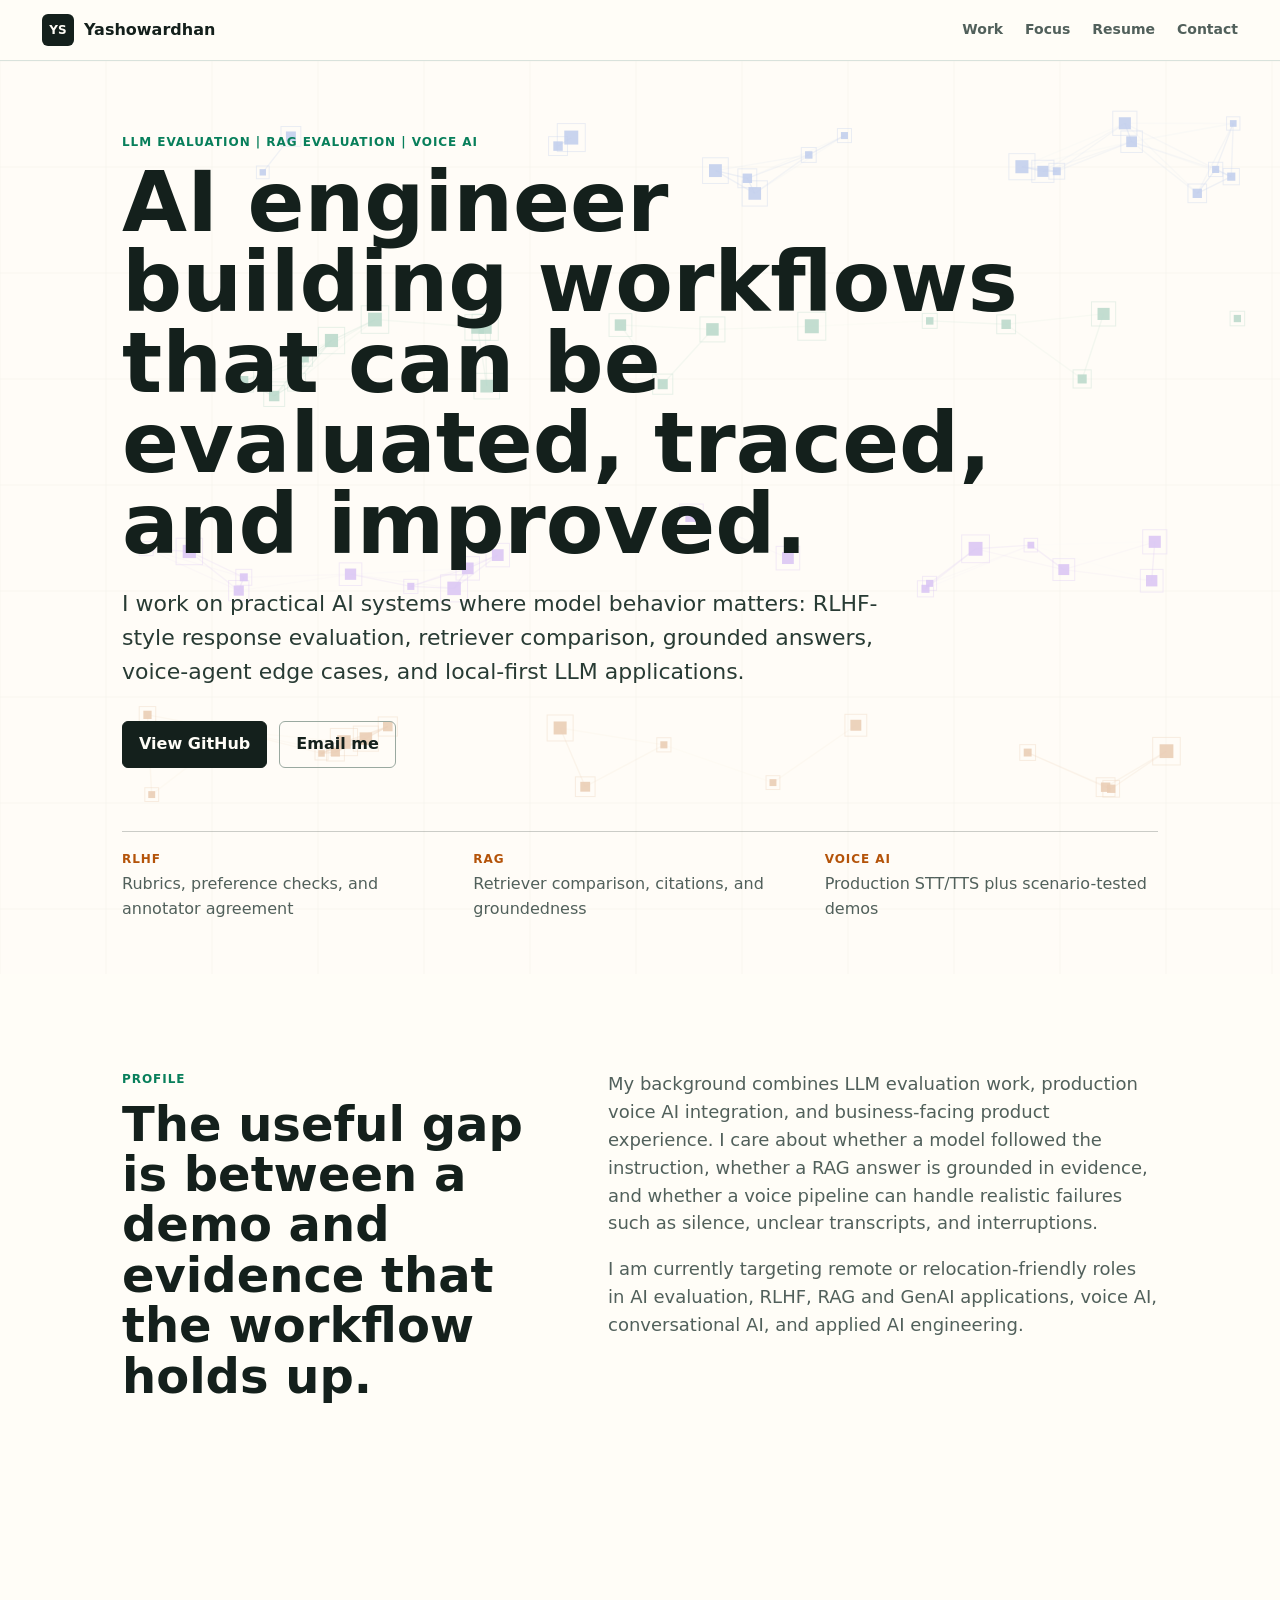
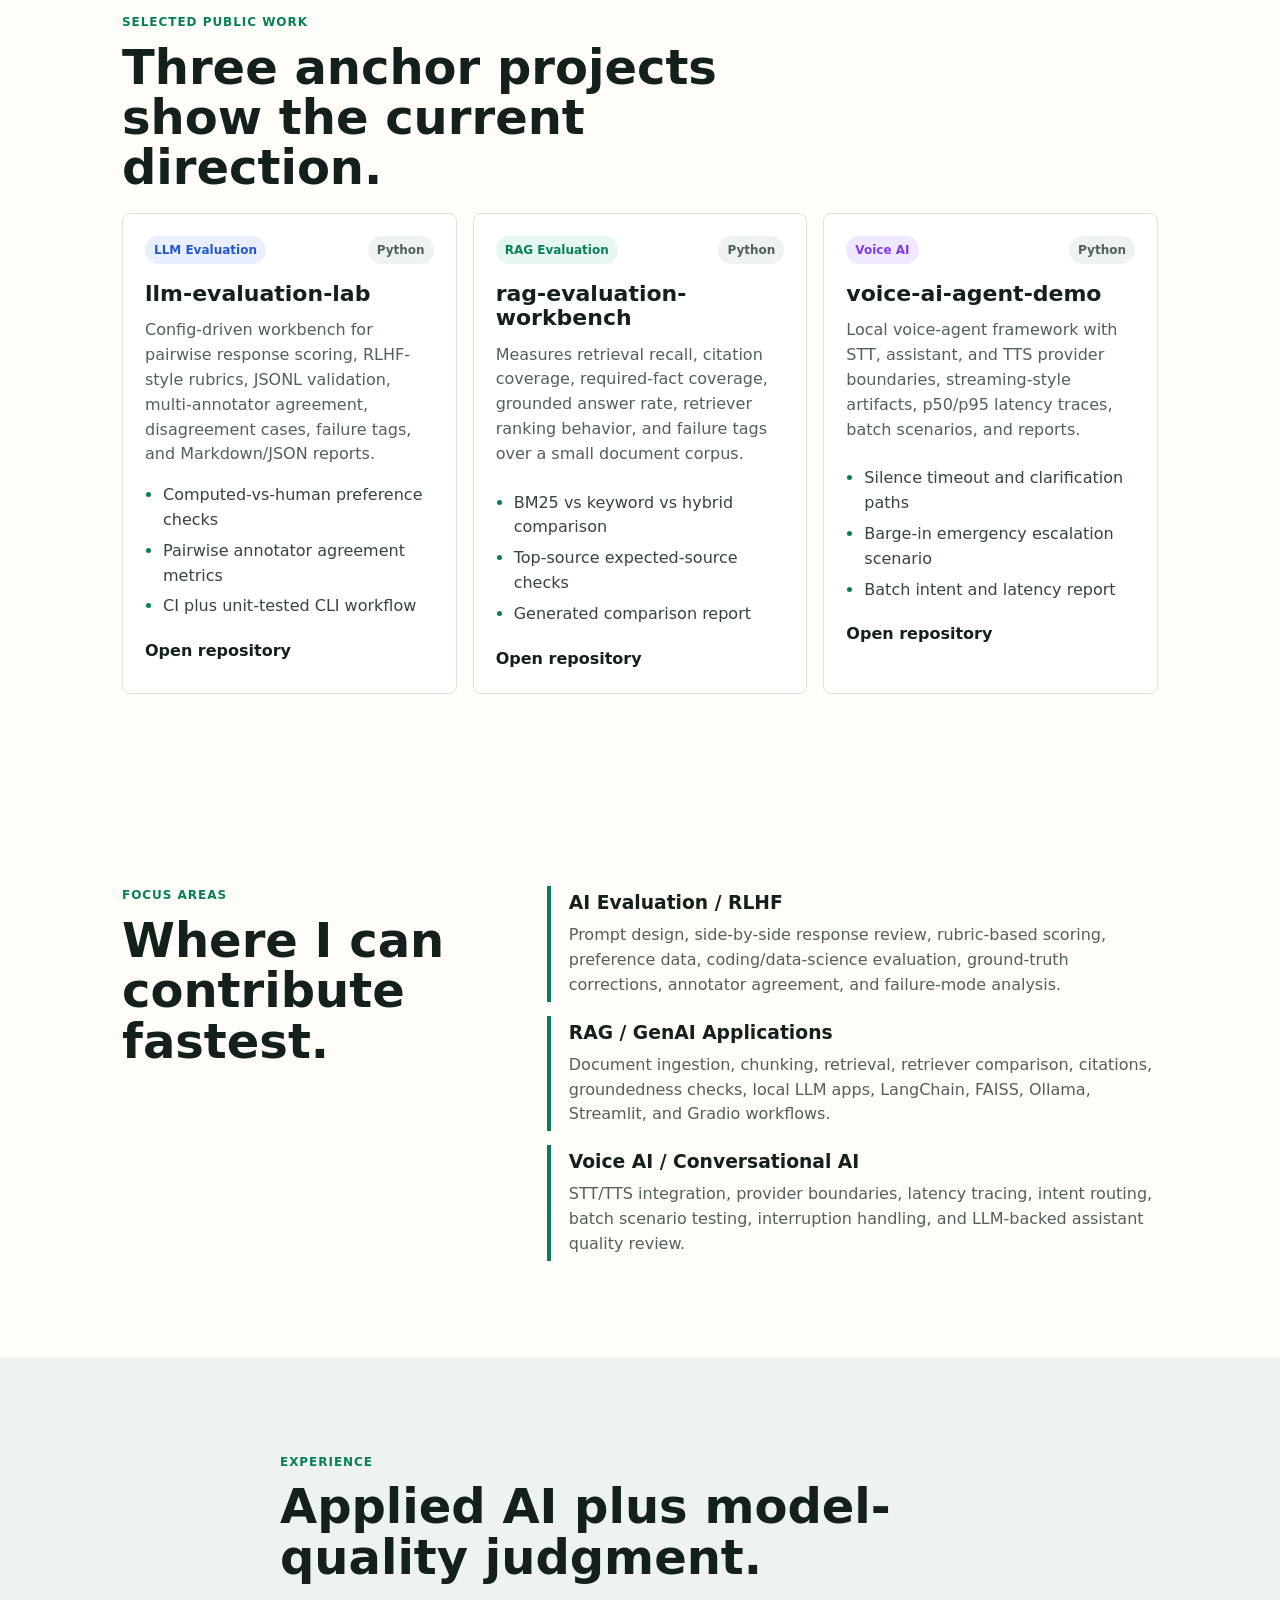
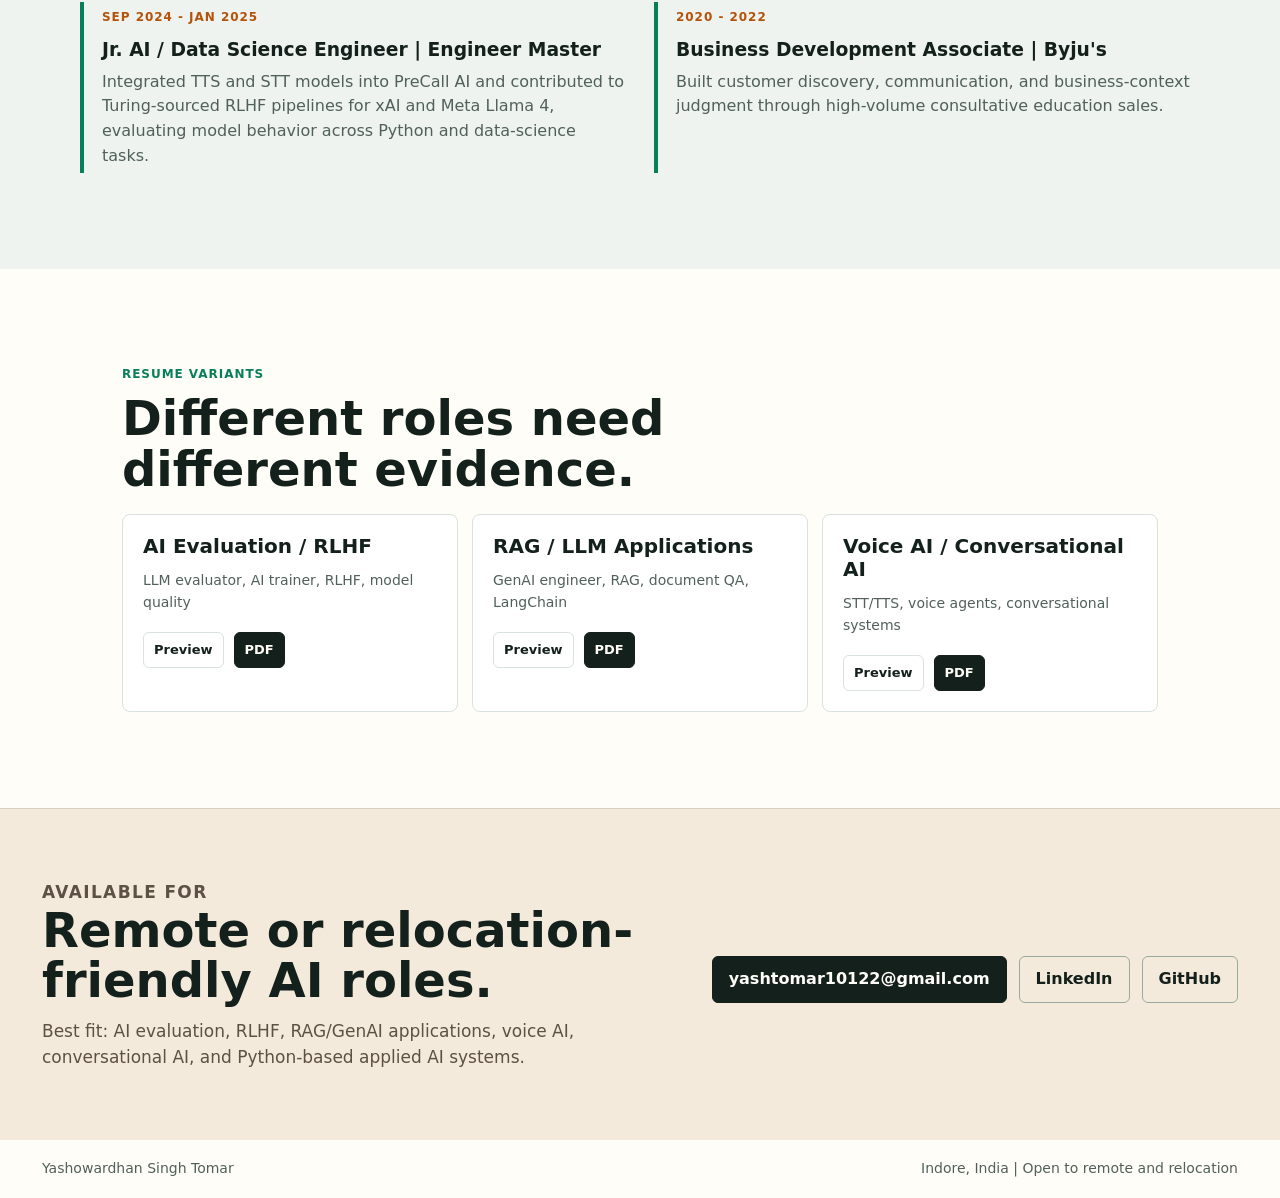
<file: index.html>
<!doctype html>
<html lang="en">
  <head>
    <meta charset="utf-8" />
    <meta name="viewport" content="width=device-width, initial-scale=1" />
    <title>Yashowardhan Singh Tomar | AI Engineer</title>
    <meta
      name="description"
      content="AI engineer focused on LLM evaluation, RAG evaluation, voice AI, and practical Python AI systems."
    />
    <link rel="stylesheet" href="styles.css" />
  </head>
  <body>
    <header class="site-header" aria-label="Primary navigation">
      <a class="brand" href="#top" aria-label="Yashowardhan Singh Tomar home">
        <span class="brand-mark">YS</span>
        <span>Yashowardhan</span>
      </a>
      <nav class="nav-links" aria-label="Sections">
        <a href="#work">Work</a>
        <a href="#focus">Focus</a>
        <a href="#resume">Resume</a>
        <a href="#contact">Contact</a>
      </nav>
    </header>

    <main id="top">
      <section class="hero" aria-labelledby="hero-title">
        <canvas id="system-map" aria-hidden="true"></canvas>
        <div class="hero-content">
          <p class="eyebrow">LLM Evaluation | RAG Evaluation | Voice AI</p>
          <h1 id="hero-title">AI engineer building workflows that can be evaluated, traced, and improved.</h1>
          <p class="hero-copy">
            I work on practical AI systems where model behavior matters: RLHF-style response
            evaluation, retriever comparison, grounded answers, voice-agent edge cases, and
            local-first LLM applications.
          </p>
          <div class="hero-actions" aria-label="Primary links">
            <a class="button primary" href="https://github.com/yashowardhansinghtomar">View GitHub</a>
            <a class="button" href="mailto:yashtomar10122@gmail.com">Email me</a>
          </div>
          <dl class="signal-row" aria-label="Profile highlights">
            <div>
              <dt>RLHF</dt>
              <dd>Rubrics, preference checks, and annotator agreement</dd>
            </div>
            <div>
              <dt>RAG</dt>
              <dd>Retriever comparison, citations, and groundedness</dd>
            </div>
            <div>
              <dt>Voice AI</dt>
              <dd>Production STT/TTS plus scenario-tested demos</dd>
            </div>
          </dl>
        </div>
      </section>

      <section class="section intro" aria-labelledby="intro-title">
        <div class="section-heading">
          <p class="eyebrow">Profile</p>
          <h2 id="intro-title">The useful gap is between a demo and evidence that the workflow holds up.</h2>
        </div>
        <div class="intro-body">
          <p>
            My background combines LLM evaluation work, production voice AI integration, and
            business-facing product experience. I care about whether a model followed the
            instruction, whether a RAG answer is grounded in evidence, and whether a voice pipeline
            can handle realistic failures such as silence, unclear transcripts, and interruptions.
          </p>
          <p>
            I am currently targeting remote or relocation-friendly roles in AI evaluation, RLHF, RAG
            and GenAI applications, voice AI, conversational AI, and applied AI engineering.
          </p>
        </div>
      </section>

      <section class="section" id="work" aria-labelledby="work-title">
        <div class="section-heading">
          <p class="eyebrow">Selected public work</p>
          <h2 id="work-title">Three anchor projects show the current direction.</h2>
        </div>

        <div class="project-grid">
          <article class="project-card accent-blue">
            <div class="project-topline">
              <span class="project-label">LLM Evaluation</span>
              <span class="project-stack">Python</span>
            </div>
            <h3>llm-evaluation-lab</h3>
            <p>
              Config-driven workbench for pairwise response scoring, RLHF-style rubrics, JSONL
              validation, multi-annotator agreement, disagreement cases, failure tags, and
              Markdown/JSON reports.
            </p>
            <ul class="project-evidence">
              <li>Computed-vs-human preference checks</li>
              <li>Pairwise annotator agreement metrics</li>
              <li>CI plus unit-tested CLI workflow</li>
            </ul>
            <a href="https://github.com/yashowardhansinghtomar/llm-evaluation-lab">Open repository</a>
          </article>

          <article class="project-card accent-green">
            <div class="project-topline">
              <span class="project-label">RAG Evaluation</span>
              <span class="project-stack">Python</span>
            </div>
            <h3>rag-evaluation-workbench</h3>
            <p>
              Measures retrieval recall, citation coverage, required-fact coverage, grounded answer
              rate, retriever ranking behavior, and failure tags over a small document corpus.
            </p>
            <ul class="project-evidence">
              <li>BM25 vs keyword vs hybrid comparison</li>
              <li>Top-source expected-source checks</li>
              <li>Generated comparison report</li>
            </ul>
            <a href="https://github.com/yashowardhansinghtomar/rag-evaluation-workbench">Open repository</a>
          </article>

          <article class="project-card accent-purple">
            <div class="project-topline">
              <span class="project-label">Voice AI</span>
              <span class="project-stack">Python</span>
            </div>
            <h3>voice-ai-agent-demo</h3>
            <p>
              Local voice-agent framework with STT, assistant, and TTS provider boundaries,
              streaming-style artifacts, p50/p95 latency traces, batch scenarios, and reports.
            </p>
            <ul class="project-evidence">
              <li>Silence timeout and clarification paths</li>
              <li>Barge-in emergency escalation scenario</li>
              <li>Batch intent and latency report</li>
            </ul>
            <a href="https://github.com/yashowardhansinghtomar/voice-ai-agent-demo">Open repository</a>
          </article>
        </div>
      </section>

      <section class="section split" id="focus" aria-labelledby="focus-title">
        <div class="section-heading">
          <p class="eyebrow">Focus areas</p>
          <h2 id="focus-title">Where I can contribute fastest.</h2>
        </div>
        <div class="focus-list">
          <article>
            <h3>AI Evaluation / RLHF</h3>
            <p>
              Prompt design, side-by-side response review, rubric-based scoring, preference data,
              coding/data-science evaluation, ground-truth corrections, annotator agreement, and
              failure-mode analysis.
            </p>
          </article>
          <article>
            <h3>RAG / GenAI Applications</h3>
            <p>
              Document ingestion, chunking, retrieval, retriever comparison, citations,
              groundedness checks, local LLM apps, LangChain, FAISS, Ollama, Streamlit, and Gradio
              workflows.
            </p>
          </article>
          <article>
            <h3>Voice AI / Conversational AI</h3>
            <p>
              STT/TTS integration, provider boundaries, latency tracing, intent routing, batch
              scenario testing, interruption handling, and LLM-backed assistant quality review.
            </p>
          </article>
        </div>
      </section>

      <section class="section proof" aria-labelledby="proof-title">
        <div class="section-heading">
          <p class="eyebrow">Experience</p>
          <h2 id="proof-title">Applied AI plus model-quality judgment.</h2>
        </div>
        <div class="timeline">
          <article>
            <span class="date">Sep 2024 - Jan 2025</span>
            <h3>Jr. AI / Data Science Engineer | Engineer Master</h3>
            <p>
              Integrated TTS and STT models into PreCall AI and contributed to Turing-sourced RLHF
              pipelines for xAI and Meta Llama 4, evaluating model behavior across Python and
              data-science tasks.
            </p>
          </article>
          <article>
            <span class="date">2020 - 2022</span>
            <h3>Business Development Associate | Byju's</h3>
            <p>
              Built customer discovery, communication, and business-context judgment through
              high-volume consultative education sales.
            </p>
          </article>
        </div>
      </section>

      <section class="section" id="resume" aria-labelledby="resume-title">
        <div class="section-heading">
          <p class="eyebrow">Resume variants</p>
          <h2 id="resume-title">Different roles need different evidence.</h2>
        </div>
        <div class="resume-grid">
          <article class="resume-link">
            <span>AI Evaluation / RLHF</span>
            <small>LLM evaluator, AI trainer, RLHF, model quality</small>
            <div class="resume-actions">
              <a href="resumes/Resume_AI_Evaluation_RLHF_Targeted.html">Preview</a>
              <a href="resumes/Resume_AI_Evaluation_RLHF_Targeted.pdf">PDF</a>
            </div>
          </article>
          <article class="resume-link">
            <span>RAG / LLM Applications</span>
            <small>GenAI engineer, RAG, document QA, LangChain</small>
            <div class="resume-actions">
              <a href="resumes/Resume_RAG_LLM_Application_Engineer_Targeted.html">Preview</a>
              <a href="resumes/Resume_RAG_LLM_Application_Engineer_Targeted.pdf">PDF</a>
            </div>
          </article>
          <article class="resume-link">
            <span>Voice AI / Conversational AI</span>
            <small>STT/TTS, voice agents, conversational systems</small>
            <div class="resume-actions">
              <a href="resumes/Resume_Voice_AI_Conversational_AI_Targeted.html">Preview</a>
              <a href="resumes/Resume_Voice_AI_Conversational_AI_Targeted.pdf">PDF</a>
            </div>
          </article>
        </div>
      </section>

      <section class="contact-band" id="contact" aria-labelledby="contact-title">
        <div>
          <p class="eyebrow">Available for</p>
          <h2 id="contact-title">Remote or relocation-friendly AI roles.</h2>
          <p>
            Best fit: AI evaluation, RLHF, RAG/GenAI applications, voice AI, conversational AI,
            and Python-based applied AI systems.
          </p>
        </div>
        <div class="contact-actions">
          <a class="button primary" href="mailto:yashtomar10122@gmail.com">yashtomar10122@gmail.com</a>
          <a class="button" href="https://www.linkedin.com/in/yashowardhansinghtomar">LinkedIn</a>
          <a class="button" href="https://github.com/yashowardhansinghtomar">GitHub</a>
        </div>
      </section>
    </main>

    <footer class="footer">
      <span>Yashowardhan Singh Tomar</span>
      <span>Indore, India | Open to remote and relocation</span>
    </footer>

    <script src="app.js"></script>
  </body>
</html>
</file>
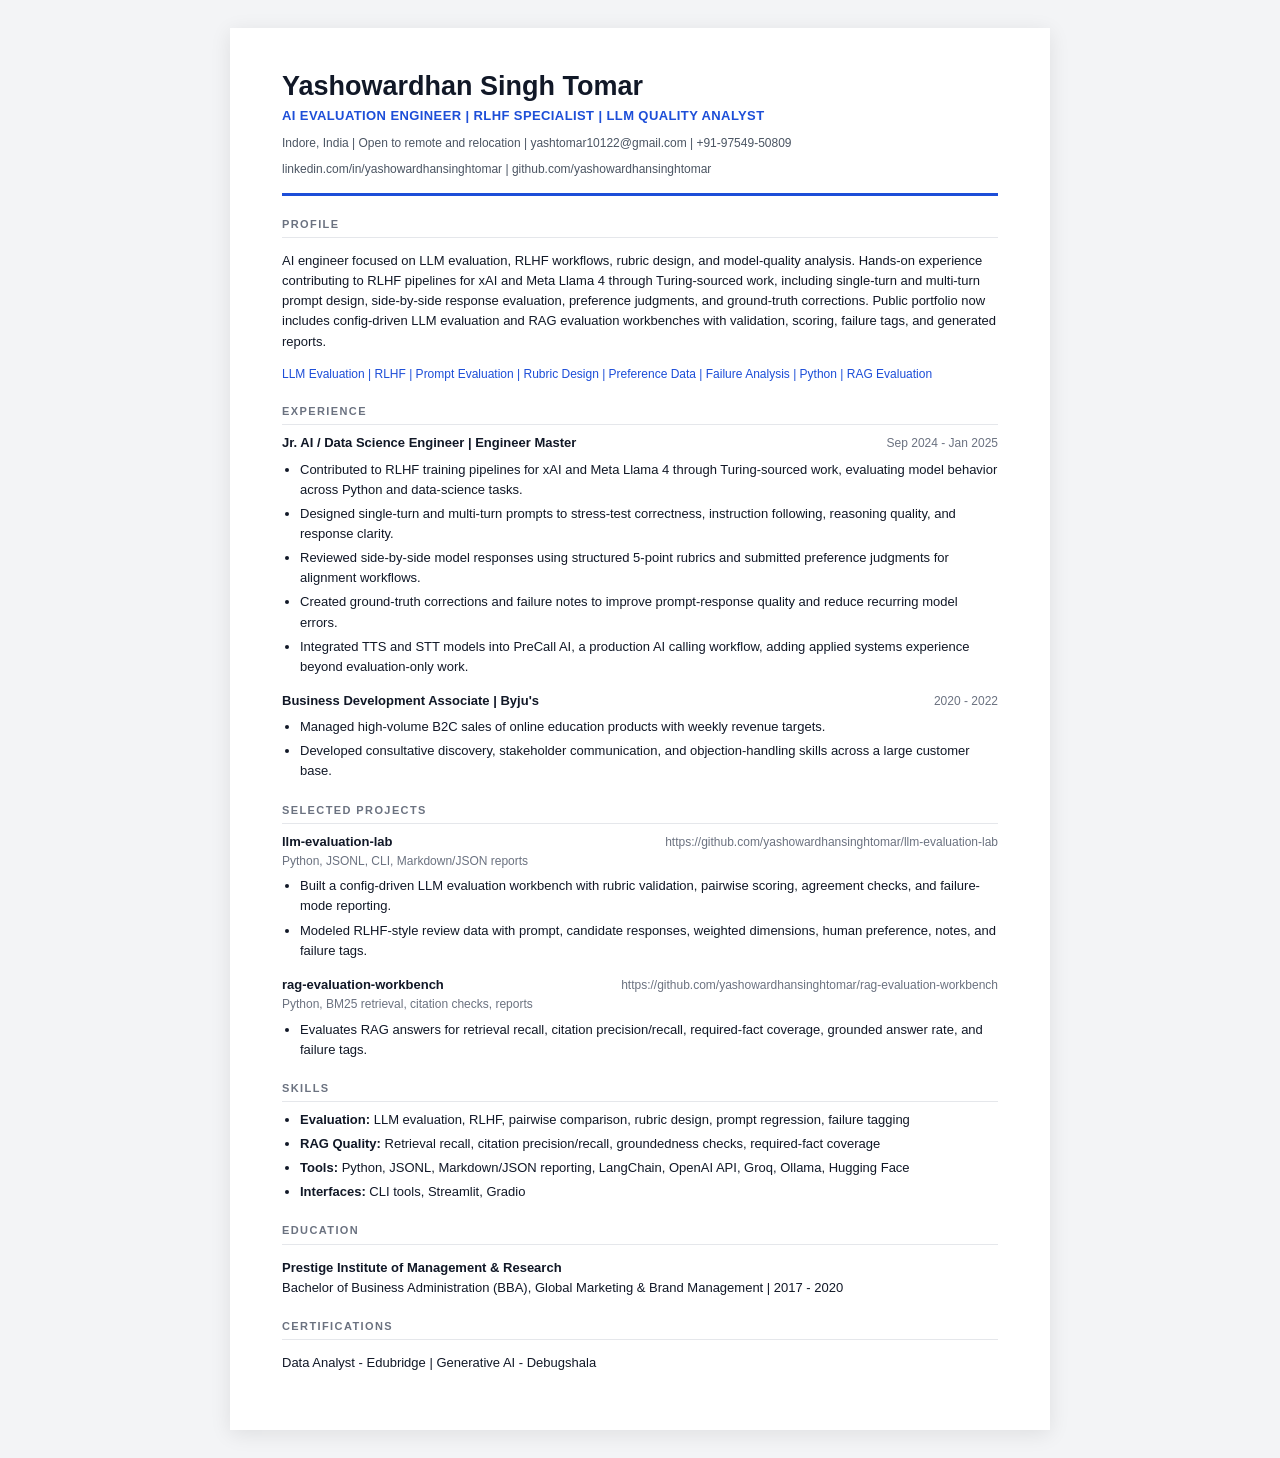
<file: resumes/Resume_AI_Evaluation_RLHF_Targeted.html>
<!DOCTYPE html>
<html lang="en">
<head>
  <meta charset="utf-8">
  <meta name="viewport" content="width=device-width, initial-scale=1">
  <title>Yashowardhan Singh Tomar - AI Evaluation Engineer | RLHF Specialist | LLM Quality Analyst</title>
  <style>
    * { box-sizing: border-box; }
    body { margin: 0; background: #f3f4f6; color: #111827; font-family: Arial, Helvetica, sans-serif; font-size: 13px; line-height: 1.55; }
    .page { max-width: 820px; margin: 28px auto; padding: 44px 52px; background: #fff; box-shadow: 0 4px 20px rgba(0,0,0,.09); }
    h1 { margin: 0; font-size: 27px; line-height: 1.1; }
    .title { margin-top: 4px; color: #1D4ED8; font-weight: 700; text-transform: uppercase; letter-spacing: .4px; }
    .contact { margin-top: 8px; color: #4b5563; font-size: 12px; }
    .rule { height: 3px; background: #1D4ED8; margin: 14px 0 20px; }
    h2 { margin: 20px 0 8px; padding-bottom: 4px; border-bottom: 1px solid #e5e7eb; color: #6b7280; font-size: 11px; letter-spacing: 1.4px; text-transform: uppercase; }
    .tags { color: #1D4ED8; font-size: 12px; margin-top: 8px; }
    .item { margin-bottom: 14px; }
    .row { display: flex; justify-content: space-between; gap: 12px; align-items: baseline; }
    .row span, .meta { color: #6b7280; font-size: 12px; }
    ul { margin: 6px 0 0 18px; padding: 0; }
    li { margin-bottom: 4px; }
    @media print { body { background: #fff; } .page { margin: 0; padding: 26px 34px; box-shadow: none; } }
  </style>
</head>
<body>
  <main class="page">
    <h1>Yashowardhan Singh Tomar</h1>
    <div class="title">AI Evaluation Engineer | RLHF Specialist | LLM Quality Analyst</div>
    <div class="contact">Indore, India | Open to remote and relocation | yashtomar10122@gmail.com | +91-97549-50809</div>
    <div class="contact">linkedin.com/in/yashowardhansinghtomar | github.com/yashowardhansinghtomar</div>
    <div class="rule"></div>

    <h2>Profile</h2>
    <p>AI engineer focused on LLM evaluation, RLHF workflows, rubric design, and model-quality analysis. Hands-on experience contributing to RLHF pipelines for xAI and Meta Llama 4 through Turing-sourced work, including single-turn and multi-turn prompt design, side-by-side response evaluation, preference judgments, and ground-truth corrections. Public portfolio now includes config-driven LLM evaluation and RAG evaluation workbenches with validation, scoring, failure tags, and generated reports.</p>
    <div class="tags">LLM Evaluation | RLHF | Prompt Evaluation | Rubric Design | Preference Data | Failure Analysis | Python | RAG Evaluation</div>

    <h2>Experience</h2>
    <div class="item">
      <div class="row"><strong>Jr. AI / Data Science Engineer | Engineer Master</strong><span>Sep 2024 - Jan 2025</span></div>
      <ul><li>Contributed to RLHF training pipelines for xAI and Meta Llama 4 through Turing-sourced work, evaluating model behavior across Python and data-science tasks.</li><li>Designed single-turn and multi-turn prompts to stress-test correctness, instruction following, reasoning quality, and response clarity.</li><li>Reviewed side-by-side model responses using structured 5-point rubrics and submitted preference judgments for alignment workflows.</li><li>Created ground-truth corrections and failure notes to improve prompt-response quality and reduce recurring model errors.</li><li>Integrated TTS and STT models into PreCall AI, a production AI calling workflow, adding applied systems experience beyond evaluation-only work.</li></ul>
    </div>
    <div class="item">
      <div class="row"><strong>Business Development Associate | Byju&#x27;s</strong><span>2020 - 2022</span></div>
      <ul><li>Managed high-volume B2C sales of online education products with weekly revenue targets.</li><li>Developed consultative discovery, stakeholder communication, and objection-handling skills across a large customer base.</li></ul>
    </div>

    <h2>Selected Projects</h2>
    
            <div class="item">
              <div class="row"><strong>llm-evaluation-lab</strong><span>https://github.com/yashowardhansinghtomar/llm-evaluation-lab</span></div>
              <div class="meta">Python, JSONL, CLI, Markdown/JSON reports</div>
              <ul><li>Built a config-driven LLM evaluation workbench with rubric validation, pairwise scoring, agreement checks, and failure-mode reporting.</li><li>Modeled RLHF-style review data with prompt, candidate responses, weighted dimensions, human preference, notes, and failure tags.</li></ul>
            </div>
            
            <div class="item">
              <div class="row"><strong>rag-evaluation-workbench</strong><span>https://github.com/yashowardhansinghtomar/rag-evaluation-workbench</span></div>
              <div class="meta">Python, BM25 retrieval, citation checks, reports</div>
              <ul><li>Evaluates RAG answers for retrieval recall, citation precision/recall, required-fact coverage, grounded answer rate, and failure tags.</li></ul>
            </div>
            

    <h2>Skills</h2>
    <ul><li><strong>Evaluation:</strong> LLM evaluation, RLHF, pairwise comparison, rubric design, prompt regression, failure tagging</li><li><strong>RAG Quality:</strong> Retrieval recall, citation precision/recall, groundedness checks, required-fact coverage</li><li><strong>Tools:</strong> Python, JSONL, Markdown/JSON reporting, LangChain, OpenAI API, Groq, Ollama, Hugging Face</li><li><strong>Interfaces:</strong> CLI tools, Streamlit, Gradio</li></ul>

    <h2>Education</h2>
    <p><strong>Prestige Institute of Management &amp; Research</strong><br>Bachelor of Business Administration (BBA), Global Marketing &amp; Brand Management | 2017 - 2020</p>

    <h2>Certifications</h2>
    <p>Data Analyst - Edubridge | Generative AI - Debugshala</p>
  </main>
</body>
</html>
</file>
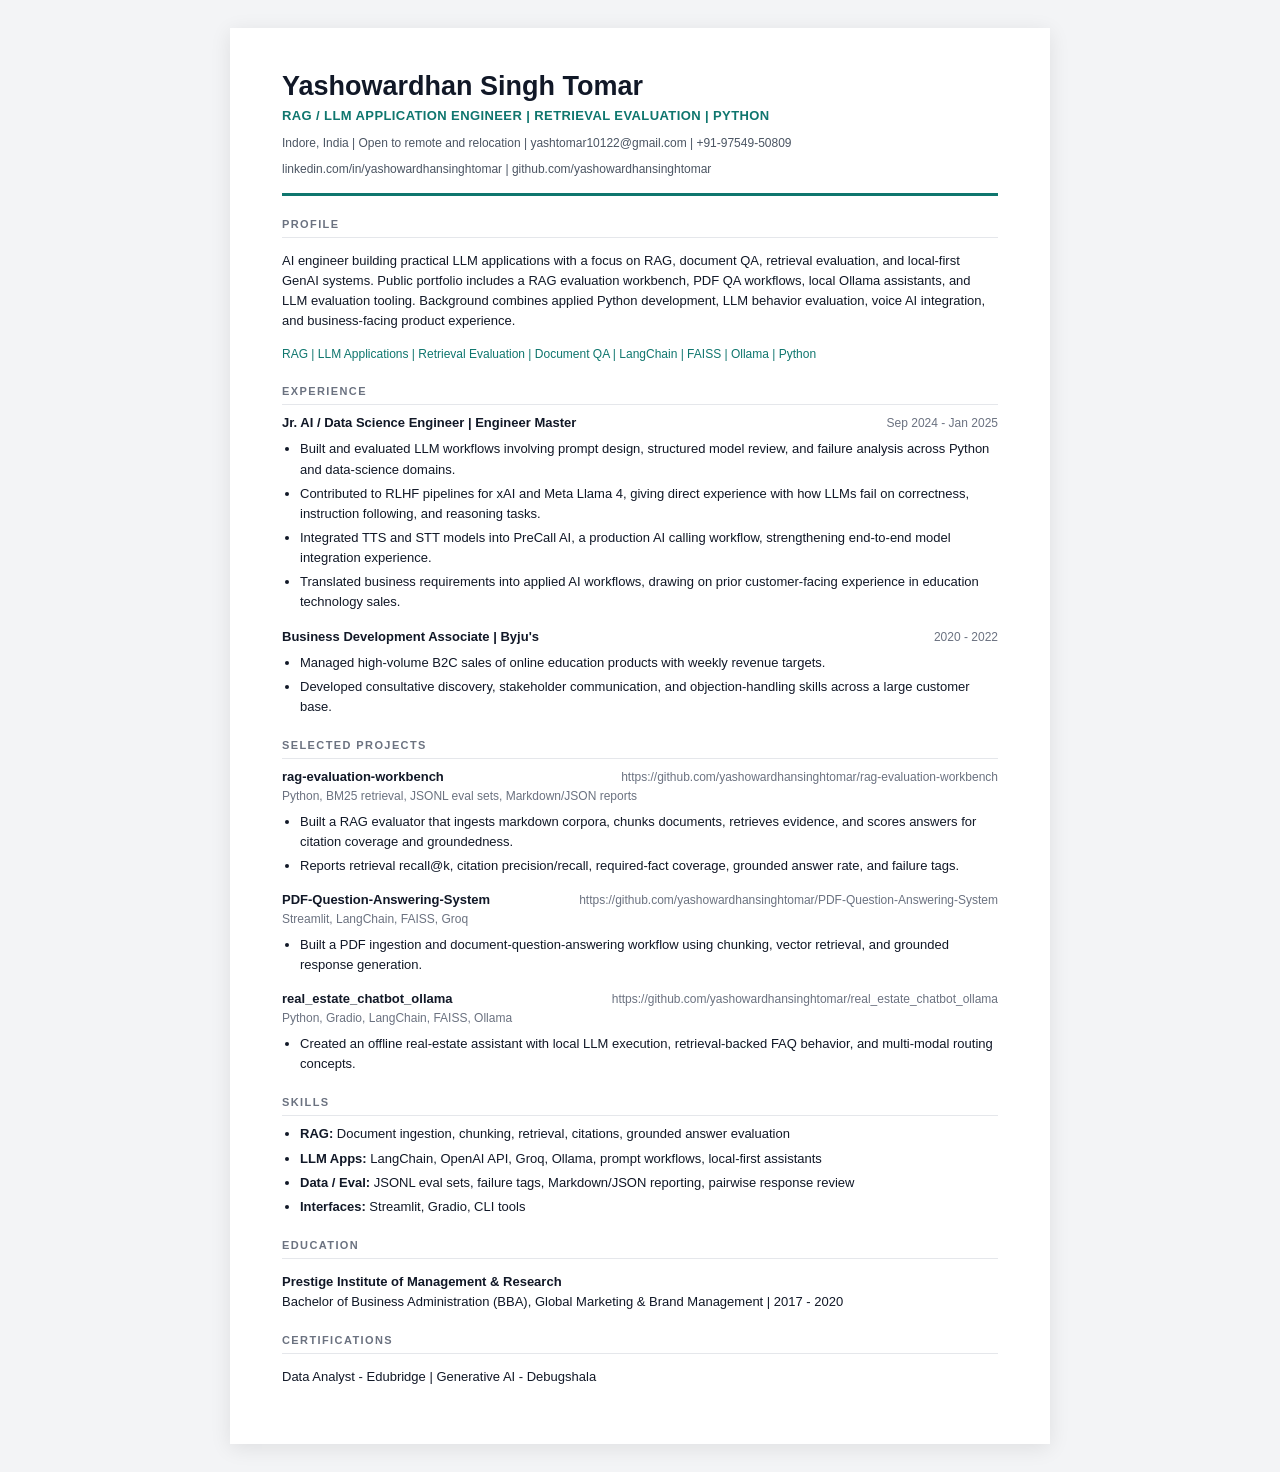
<file: resumes/Resume_RAG_LLM_Application_Engineer_Targeted.html>
<!DOCTYPE html>
<html lang="en">
<head>
  <meta charset="utf-8">
  <meta name="viewport" content="width=device-width, initial-scale=1">
  <title>Yashowardhan Singh Tomar - RAG / LLM Application Engineer | Retrieval Evaluation | Python</title>
  <style>
    * { box-sizing: border-box; }
    body { margin: 0; background: #f3f4f6; color: #111827; font-family: Arial, Helvetica, sans-serif; font-size: 13px; line-height: 1.55; }
    .page { max-width: 820px; margin: 28px auto; padding: 44px 52px; background: #fff; box-shadow: 0 4px 20px rgba(0,0,0,.09); }
    h1 { margin: 0; font-size: 27px; line-height: 1.1; }
    .title { margin-top: 4px; color: #0F766E; font-weight: 700; text-transform: uppercase; letter-spacing: .4px; }
    .contact { margin-top: 8px; color: #4b5563; font-size: 12px; }
    .rule { height: 3px; background: #0F766E; margin: 14px 0 20px; }
    h2 { margin: 20px 0 8px; padding-bottom: 4px; border-bottom: 1px solid #e5e7eb; color: #6b7280; font-size: 11px; letter-spacing: 1.4px; text-transform: uppercase; }
    .tags { color: #0F766E; font-size: 12px; margin-top: 8px; }
    .item { margin-bottom: 14px; }
    .row { display: flex; justify-content: space-between; gap: 12px; align-items: baseline; }
    .row span, .meta { color: #6b7280; font-size: 12px; }
    ul { margin: 6px 0 0 18px; padding: 0; }
    li { margin-bottom: 4px; }
    @media print { body { background: #fff; } .page { margin: 0; padding: 26px 34px; box-shadow: none; } }
  </style>
</head>
<body>
  <main class="page">
    <h1>Yashowardhan Singh Tomar</h1>
    <div class="title">RAG / LLM Application Engineer | Retrieval Evaluation | Python</div>
    <div class="contact">Indore, India | Open to remote and relocation | yashtomar10122@gmail.com | +91-97549-50809</div>
    <div class="contact">linkedin.com/in/yashowardhansinghtomar | github.com/yashowardhansinghtomar</div>
    <div class="rule"></div>

    <h2>Profile</h2>
    <p>AI engineer building practical LLM applications with a focus on RAG, document QA, retrieval evaluation, and local-first GenAI systems. Public portfolio includes a RAG evaluation workbench, PDF QA workflows, local Ollama assistants, and LLM evaluation tooling. Background combines applied Python development, LLM behavior evaluation, voice AI integration, and business-facing product experience.</p>
    <div class="tags">RAG | LLM Applications | Retrieval Evaluation | Document QA | LangChain | FAISS | Ollama | Python</div>

    <h2>Experience</h2>
    <div class="item">
      <div class="row"><strong>Jr. AI / Data Science Engineer | Engineer Master</strong><span>Sep 2024 - Jan 2025</span></div>
      <ul><li>Built and evaluated LLM workflows involving prompt design, structured model review, and failure analysis across Python and data-science domains.</li><li>Contributed to RLHF pipelines for xAI and Meta Llama 4, giving direct experience with how LLMs fail on correctness, instruction following, and reasoning tasks.</li><li>Integrated TTS and STT models into PreCall AI, a production AI calling workflow, strengthening end-to-end model integration experience.</li><li>Translated business requirements into applied AI workflows, drawing on prior customer-facing experience in education technology sales.</li></ul>
    </div>
    <div class="item">
      <div class="row"><strong>Business Development Associate | Byju&#x27;s</strong><span>2020 - 2022</span></div>
      <ul><li>Managed high-volume B2C sales of online education products with weekly revenue targets.</li><li>Developed consultative discovery, stakeholder communication, and objection-handling skills across a large customer base.</li></ul>
    </div>

    <h2>Selected Projects</h2>
    
            <div class="item">
              <div class="row"><strong>rag-evaluation-workbench</strong><span>https://github.com/yashowardhansinghtomar/rag-evaluation-workbench</span></div>
              <div class="meta">Python, BM25 retrieval, JSONL eval sets, Markdown/JSON reports</div>
              <ul><li>Built a RAG evaluator that ingests markdown corpora, chunks documents, retrieves evidence, and scores answers for citation coverage and groundedness.</li><li>Reports retrieval recall@k, citation precision/recall, required-fact coverage, grounded answer rate, and failure tags.</li></ul>
            </div>
            
            <div class="item">
              <div class="row"><strong>PDF-Question-Answering-System</strong><span>https://github.com/yashowardhansinghtomar/PDF-Question-Answering-System</span></div>
              <div class="meta">Streamlit, LangChain, FAISS, Groq</div>
              <ul><li>Built a PDF ingestion and document-question-answering workflow using chunking, vector retrieval, and grounded response generation.</li></ul>
            </div>
            
            <div class="item">
              <div class="row"><strong>real_estate_chatbot_ollama</strong><span>https://github.com/yashowardhansinghtomar/real_estate_chatbot_ollama</span></div>
              <div class="meta">Python, Gradio, LangChain, FAISS, Ollama</div>
              <ul><li>Created an offline real-estate assistant with local LLM execution, retrieval-backed FAQ behavior, and multi-modal routing concepts.</li></ul>
            </div>
            

    <h2>Skills</h2>
    <ul><li><strong>RAG:</strong> Document ingestion, chunking, retrieval, citations, grounded answer evaluation</li><li><strong>LLM Apps:</strong> LangChain, OpenAI API, Groq, Ollama, prompt workflows, local-first assistants</li><li><strong>Data / Eval:</strong> JSONL eval sets, failure tags, Markdown/JSON reporting, pairwise response review</li><li><strong>Interfaces:</strong> Streamlit, Gradio, CLI tools</li></ul>

    <h2>Education</h2>
    <p><strong>Prestige Institute of Management &amp; Research</strong><br>Bachelor of Business Administration (BBA), Global Marketing &amp; Brand Management | 2017 - 2020</p>

    <h2>Certifications</h2>
    <p>Data Analyst - Edubridge | Generative AI - Debugshala</p>
  </main>
</body>
</html>
</file>
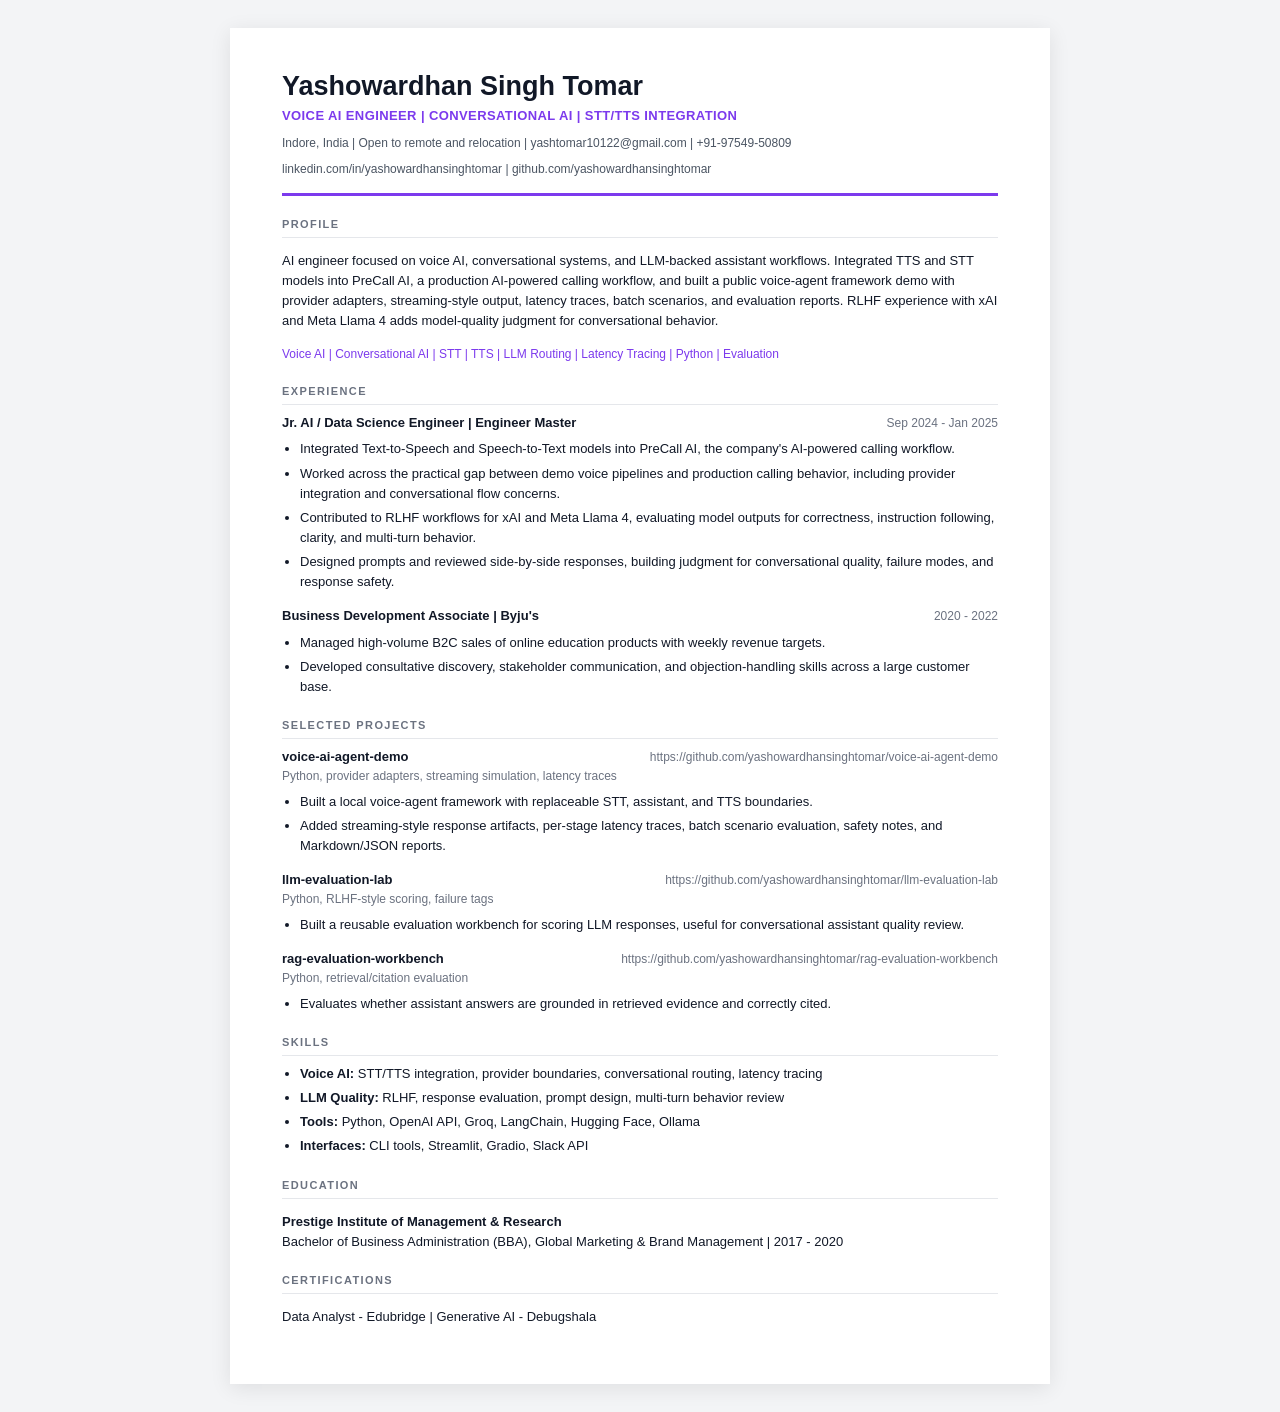
<file: resumes/Resume_Voice_AI_Conversational_AI_Targeted.html>
<!DOCTYPE html>
<html lang="en">
<head>
  <meta charset="utf-8">
  <meta name="viewport" content="width=device-width, initial-scale=1">
  <title>Yashowardhan Singh Tomar - Voice AI Engineer | Conversational AI | STT/TTS Integration</title>
  <style>
    * { box-sizing: border-box; }
    body { margin: 0; background: #f3f4f6; color: #111827; font-family: Arial, Helvetica, sans-serif; font-size: 13px; line-height: 1.55; }
    .page { max-width: 820px; margin: 28px auto; padding: 44px 52px; background: #fff; box-shadow: 0 4px 20px rgba(0,0,0,.09); }
    h1 { margin: 0; font-size: 27px; line-height: 1.1; }
    .title { margin-top: 4px; color: #7C3AED; font-weight: 700; text-transform: uppercase; letter-spacing: .4px; }
    .contact { margin-top: 8px; color: #4b5563; font-size: 12px; }
    .rule { height: 3px; background: #7C3AED; margin: 14px 0 20px; }
    h2 { margin: 20px 0 8px; padding-bottom: 4px; border-bottom: 1px solid #e5e7eb; color: #6b7280; font-size: 11px; letter-spacing: 1.4px; text-transform: uppercase; }
    .tags { color: #7C3AED; font-size: 12px; margin-top: 8px; }
    .item { margin-bottom: 14px; }
    .row { display: flex; justify-content: space-between; gap: 12px; align-items: baseline; }
    .row span, .meta { color: #6b7280; font-size: 12px; }
    ul { margin: 6px 0 0 18px; padding: 0; }
    li { margin-bottom: 4px; }
    @media print { body { background: #fff; } .page { margin: 0; padding: 26px 34px; box-shadow: none; } }
  </style>
</head>
<body>
  <main class="page">
    <h1>Yashowardhan Singh Tomar</h1>
    <div class="title">Voice AI Engineer | Conversational AI | STT/TTS Integration</div>
    <div class="contact">Indore, India | Open to remote and relocation | yashtomar10122@gmail.com | +91-97549-50809</div>
    <div class="contact">linkedin.com/in/yashowardhansinghtomar | github.com/yashowardhansinghtomar</div>
    <div class="rule"></div>

    <h2>Profile</h2>
    <p>AI engineer focused on voice AI, conversational systems, and LLM-backed assistant workflows. Integrated TTS and STT models into PreCall AI, a production AI-powered calling workflow, and built a public voice-agent framework demo with provider adapters, streaming-style output, latency traces, batch scenarios, and evaluation reports. RLHF experience with xAI and Meta Llama 4 adds model-quality judgment for conversational behavior.</p>
    <div class="tags">Voice AI | Conversational AI | STT | TTS | LLM Routing | Latency Tracing | Python | Evaluation</div>

    <h2>Experience</h2>
    <div class="item">
      <div class="row"><strong>Jr. AI / Data Science Engineer | Engineer Master</strong><span>Sep 2024 - Jan 2025</span></div>
      <ul><li>Integrated Text-to-Speech and Speech-to-Text models into PreCall AI, the company&#x27;s AI-powered calling workflow.</li><li>Worked across the practical gap between demo voice pipelines and production calling behavior, including provider integration and conversational flow concerns.</li><li>Contributed to RLHF workflows for xAI and Meta Llama 4, evaluating model outputs for correctness, instruction following, clarity, and multi-turn behavior.</li><li>Designed prompts and reviewed side-by-side responses, building judgment for conversational quality, failure modes, and response safety.</li></ul>
    </div>
    <div class="item">
      <div class="row"><strong>Business Development Associate | Byju&#x27;s</strong><span>2020 - 2022</span></div>
      <ul><li>Managed high-volume B2C sales of online education products with weekly revenue targets.</li><li>Developed consultative discovery, stakeholder communication, and objection-handling skills across a large customer base.</li></ul>
    </div>

    <h2>Selected Projects</h2>
    
            <div class="item">
              <div class="row"><strong>voice-ai-agent-demo</strong><span>https://github.com/yashowardhansinghtomar/voice-ai-agent-demo</span></div>
              <div class="meta">Python, provider adapters, streaming simulation, latency traces</div>
              <ul><li>Built a local voice-agent framework with replaceable STT, assistant, and TTS boundaries.</li><li>Added streaming-style response artifacts, per-stage latency traces, batch scenario evaluation, safety notes, and Markdown/JSON reports.</li></ul>
            </div>
            
            <div class="item">
              <div class="row"><strong>llm-evaluation-lab</strong><span>https://github.com/yashowardhansinghtomar/llm-evaluation-lab</span></div>
              <div class="meta">Python, RLHF-style scoring, failure tags</div>
              <ul><li>Built a reusable evaluation workbench for scoring LLM responses, useful for conversational assistant quality review.</li></ul>
            </div>
            
            <div class="item">
              <div class="row"><strong>rag-evaluation-workbench</strong><span>https://github.com/yashowardhansinghtomar/rag-evaluation-workbench</span></div>
              <div class="meta">Python, retrieval/citation evaluation</div>
              <ul><li>Evaluates whether assistant answers are grounded in retrieved evidence and correctly cited.</li></ul>
            </div>
            

    <h2>Skills</h2>
    <ul><li><strong>Voice AI:</strong> STT/TTS integration, provider boundaries, conversational routing, latency tracing</li><li><strong>LLM Quality:</strong> RLHF, response evaluation, prompt design, multi-turn behavior review</li><li><strong>Tools:</strong> Python, OpenAI API, Groq, LangChain, Hugging Face, Ollama</li><li><strong>Interfaces:</strong> CLI tools, Streamlit, Gradio, Slack API</li></ul>

    <h2>Education</h2>
    <p><strong>Prestige Institute of Management &amp; Research</strong><br>Bachelor of Business Administration (BBA), Global Marketing &amp; Brand Management | 2017 - 2020</p>

    <h2>Certifications</h2>
    <p>Data Analyst - Edubridge | Generative AI - Debugshala</p>
  </main>
</body>
</html>
</file>
<file: styles.css>
:root {
  --ink: #14201c;
  --muted: #51605b;
  --soft: #eef3ef;
  --paper: #fffdf7;
  --line: #d9e2dc;
  --blue: #2458d3;
  --green: #087f5b;
  --purple: #7c3aed;
  --amber: #b45309;
  --max: 1120px;
}

* {
  box-sizing: border-box;
}

html {
  scroll-behavior: smooth;
}

body {
  margin: 0;
  background: var(--paper);
  color: var(--ink);
  font-family:
    Inter, ui-sans-serif, system-ui, -apple-system, BlinkMacSystemFont, "Segoe UI", sans-serif;
  line-height: 1.55;
}

a {
  color: inherit;
}

.site-header {
  align-items: center;
  background: rgba(255, 253, 247, 0.92);
  border-bottom: 1px solid var(--line);
  display: flex;
  gap: 24px;
  justify-content: space-between;
  left: 0;
  padding: 14px clamp(18px, 4vw, 42px);
  position: sticky;
  top: 0;
  z-index: 20;
}

.brand {
  align-items: center;
  display: inline-flex;
  gap: 10px;
  font-weight: 800;
  text-decoration: none;
}

.brand-mark {
  align-items: center;
  background: var(--ink);
  border-radius: 6px;
  color: var(--paper);
  display: inline-flex;
  font-size: 12px;
  height: 32px;
  justify-content: center;
  letter-spacing: 0;
  width: 32px;
}

.nav-links {
  display: flex;
  gap: clamp(12px, 2vw, 22px);
  font-size: 14px;
  font-weight: 650;
}

.nav-links a {
  color: var(--muted);
  text-decoration: none;
}

.nav-links a:hover {
  color: var(--ink);
}

.hero {
  min-height: calc(100vh - 60px);
  overflow: hidden;
  position: relative;
}

#system-map {
  height: 100%;
  inset: 0;
  position: absolute;
  width: 100%;
}

.hero::after {
  background: rgba(255, 253, 247, 0.72);
  content: "";
  inset: 0;
  position: absolute;
}

.hero-content {
  display: flex;
  flex-direction: column;
  justify-content: center;
  margin: 0 auto;
  min-height: calc(100vh - 60px);
  padding: clamp(56px, 8vh, 92px) clamp(18px, 4vw, 42px) 52px;
  position: relative;
  width: min(100%, var(--max));
  z-index: 1;
}

.eyebrow {
  color: var(--green);
  font-size: 12px;
  font-weight: 850;
  letter-spacing: 0.08em;
  margin: 0 0 10px;
  text-transform: uppercase;
}

h1,
h2,
h3,
p {
  margin-top: 0;
}

h1 {
  font-size: clamp(40px, 7.6vw, 84px);
  letter-spacing: 0;
  line-height: 0.96;
  margin-bottom: 22px;
  max-width: 960px;
}

.hero-copy {
  color: #283b34;
  font-size: clamp(17px, 2vw, 22px);
  max-width: 780px;
}

.hero-actions,
.contact-actions {
  display: flex;
  flex-wrap: wrap;
  gap: 12px;
  margin-top: 10px;
}

.button {
  align-items: center;
  border: 1px solid #9aa9a0;
  border-radius: 6px;
  display: inline-flex;
  font-weight: 800;
  min-height: 44px;
  padding: 10px 16px;
  text-decoration: none;
}

.button.primary {
  background: var(--ink);
  border-color: var(--ink);
  color: var(--paper);
}

.button:hover {
  transform: translateY(-1px);
}

.signal-row {
  border-top: 1px solid rgba(20, 32, 28, 0.22);
  display: grid;
  gap: 18px;
  grid-template-columns: repeat(3, 1fr);
  margin: clamp(34px, 7vh, 72px) 0 0;
  padding-top: 18px;
}

.signal-row div {
  min-width: 0;
}

.signal-row dt {
  color: var(--amber);
  font-size: 12px;
  font-weight: 900;
  letter-spacing: 0.08em;
  text-transform: uppercase;
}

.signal-row dd {
  color: var(--muted);
  margin: 4px 0 0;
}

.section {
  margin: 0 auto;
  padding: clamp(58px, 9vw, 96px) clamp(18px, 4vw, 42px);
  width: min(100%, var(--max));
}

.section-heading {
  max-width: 720px;
}

.section h2 {
  font-size: clamp(28px, 4vw, 48px);
  letter-spacing: 0;
  line-height: 1.05;
  margin-bottom: 20px;
}

.intro {
  display: grid;
  gap: 36px;
  grid-template-columns: 0.9fr 1.1fr;
}

.intro-body {
  color: var(--muted);
  font-size: 18px;
}

.project-grid {
  display: grid;
  gap: 16px;
  grid-template-columns: repeat(3, 1fr);
}

.project-card {
  background: #ffffff;
  border: 1px solid var(--line);
  border-radius: 8px;
  padding: 22px;
}

.project-card h3 {
  font-size: 22px;
  line-height: 1.1;
  margin-bottom: 12px;
}

.project-card p {
  color: var(--muted);
  margin-bottom: 16px;
  min-height: 132px;
}

.project-card a {
  font-weight: 850;
  text-decoration-color: transparent;
}

.project-card a:hover {
  text-decoration-color: currentColor;
}

.project-topline {
  align-items: center;
  display: flex;
  justify-content: space-between;
  margin-bottom: 18px;
}

.project-label,
.project-stack {
  border-radius: 999px;
  font-size: 12px;
  font-weight: 850;
  padding: 5px 9px;
}

.project-stack {
  background: var(--soft);
  color: var(--muted);
}

.project-evidence {
  color: #35443f;
  display: grid;
  gap: 6px;
  list-style-position: outside;
  margin: 0 0 20px;
  min-height: 96px;
  padding-left: 18px;
}

.project-evidence li::marker {
  color: var(--green);
}

.accent-blue .project-label {
  background: #e9efff;
  color: var(--blue);
}

.accent-green .project-label {
  background: #e5f7ee;
  color: var(--green);
}

.accent-purple .project-label {
  background: #f0e8ff;
  color: var(--purple);
}

.split {
  display: grid;
  gap: 34px;
  grid-template-columns: 0.78fr 1.22fr;
}

.focus-list {
  display: grid;
  gap: 14px;
}

.focus-list article,
.timeline article {
  border-left: 4px solid var(--green);
  padding: 2px 0 4px 18px;
}

.focus-list h3,
.timeline h3 {
  margin-bottom: 6px;
}

.focus-list p,
.timeline p {
  color: var(--muted);
  margin-bottom: 0;
}

.proof {
  background: var(--soft);
  max-width: none;
  width: 100%;
}

.proof > * {
  margin-left: auto;
  margin-right: auto;
  width: min(100%, var(--max));
}

.timeline {
  display: grid;
  gap: 28px;
  grid-template-columns: 1fr 1fr;
}

.date {
  color: var(--amber);
  display: inline-block;
  font-size: 12px;
  font-weight: 850;
  letter-spacing: 0.08em;
  margin-bottom: 8px;
  text-transform: uppercase;
}

.resume-grid {
  display: grid;
  gap: 14px;
  grid-template-columns: repeat(3, 1fr);
}

.resume-link {
  background: #fff;
  border: 1px solid var(--line);
  border-radius: 8px;
  display: block;
  min-height: 132px;
  padding: 20px;
  text-decoration: none;
}

.resume-link span {
  display: block;
  font-size: 20px;
  font-weight: 850;
  line-height: 1.15;
}

.resume-link small {
  color: var(--muted);
  display: block;
  font-size: 14px;
  margin-top: 12px;
}

.resume-actions {
  display: flex;
  gap: 10px;
  margin-top: 18px;
}

.resume-actions a {
  border: 1px solid var(--line);
  border-radius: 6px;
  font-size: 13px;
  font-weight: 850;
  padding: 7px 10px;
  text-decoration: none;
}

.resume-actions a:last-child {
  background: var(--ink);
  border-color: var(--ink);
  color: var(--paper);
}

.resume-link:hover,
.project-card:hover {
  border-color: #9fb0a7;
  box-shadow: 0 12px 36px rgba(29, 42, 36, 0.08);
}

.contact-band {
  align-items: center;
  background: #f4eadb;
  border-top: 1px solid #ddcfbd;
  display: grid;
  gap: 28px;
  grid-template-columns: 1fr auto;
  padding: clamp(42px, 7vw, 70px) clamp(18px, 4vw, 42px);
}

.contact-band > div:first-child {
  max-width: 720px;
}

.contact-band h2 {
  font-size: clamp(28px, 4vw, 48px);
  line-height: 1.05;
  margin-bottom: 12px;
}

.contact-band p {
  color: #5c5144;
  font-size: 17px;
  margin-bottom: 0;
}

.footer {
  color: var(--muted);
  display: flex;
  flex-wrap: wrap;
  font-size: 14px;
  gap: 10px;
  justify-content: space-between;
  padding: 18px clamp(18px, 4vw, 42px);
}

@media (max-width: 860px) {
  .site-header {
    align-items: flex-start;
    flex-direction: column;
    gap: 10px;
  }

  .nav-links {
    overflow-x: auto;
    padding-bottom: 2px;
    width: 100%;
  }

  .hero,
  .hero-content {
    min-height: auto;
  }

  .signal-row,
  .intro,
  .project-grid,
  .split,
  .timeline,
  .resume-grid,
  .contact-band {
    grid-template-columns: 1fr;
  }

  .project-card p {
    min-height: 0;
  }

  .project-evidence {
    min-height: 0;
  }

  .contact-actions {
    justify-content: flex-start;
  }
}

@media (max-width: 520px) {
  .brand {
    font-size: 15px;
  }

  .nav-links {
    font-size: 13px;
  }

  .button {
    justify-content: center;
    width: 100%;
  }

  .project-topline {
    align-items: flex-start;
    flex-direction: column;
    gap: 8px;
  }
}
</file>
